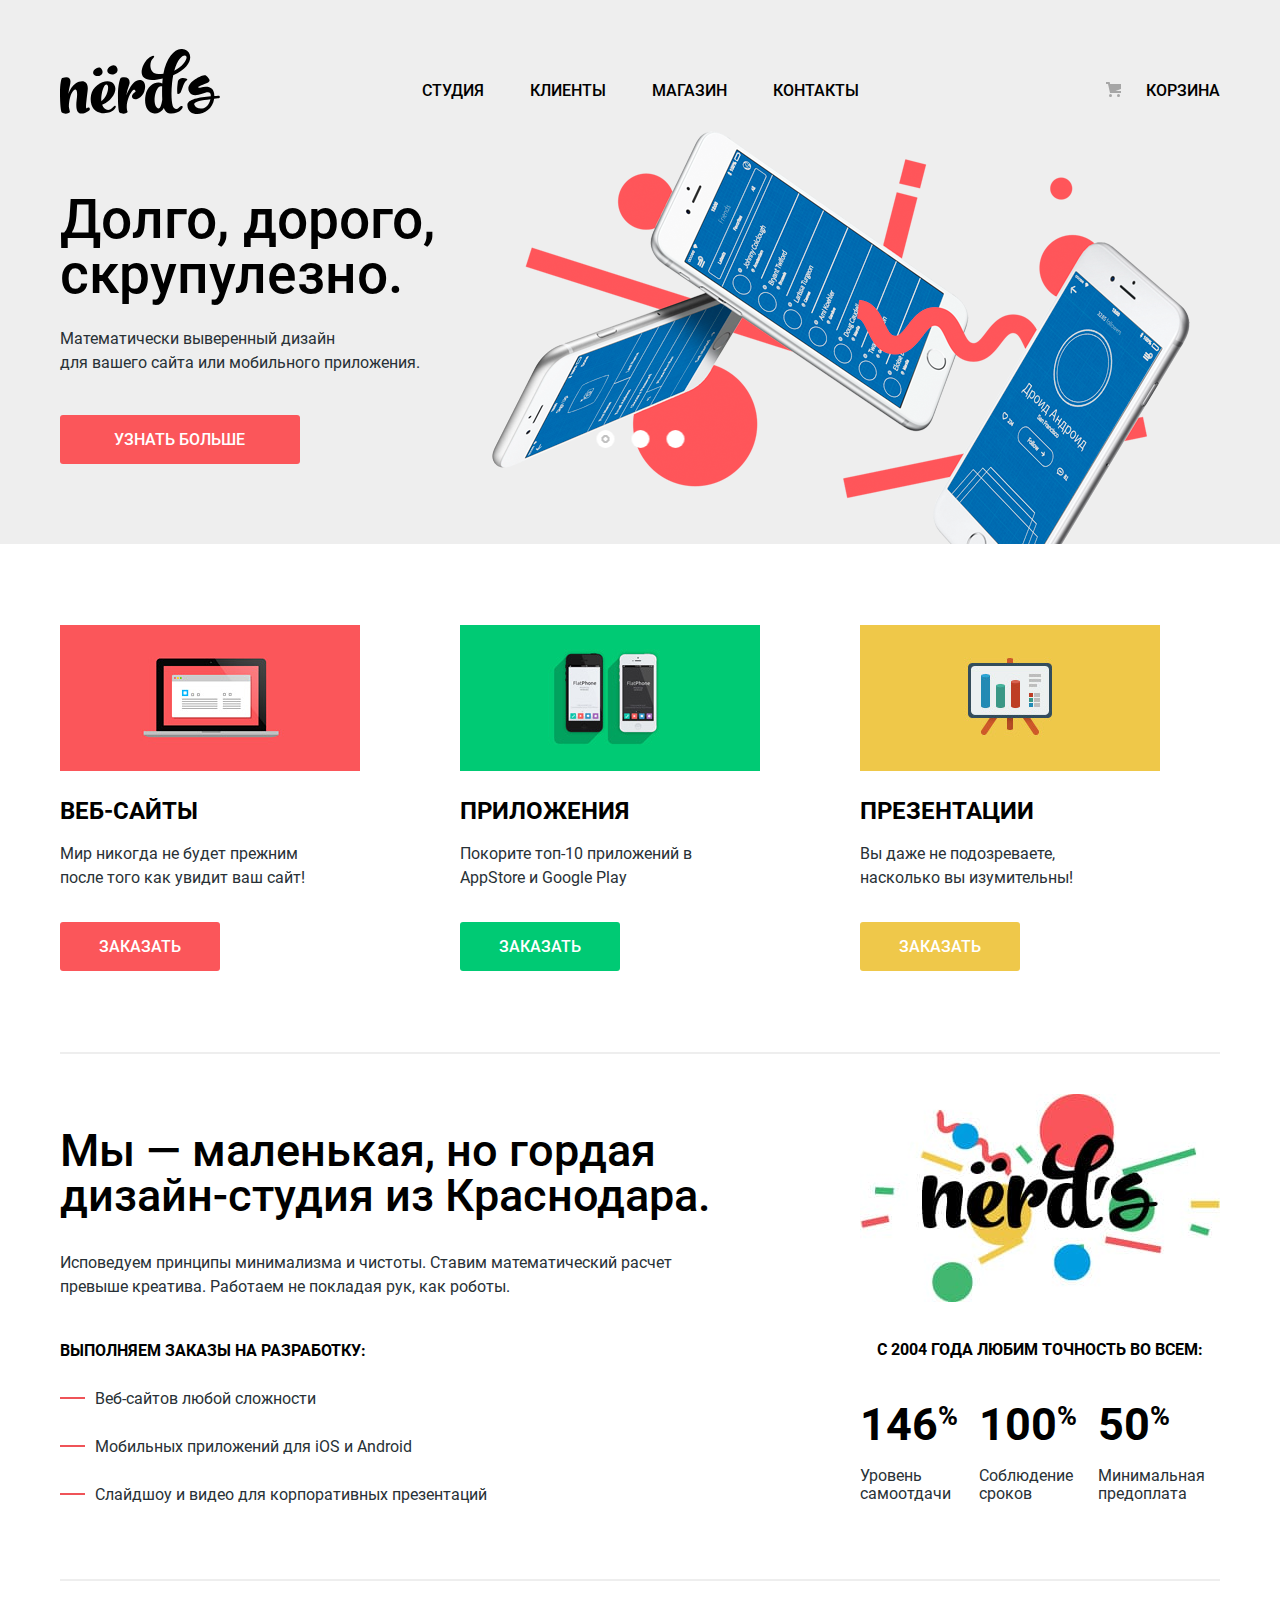
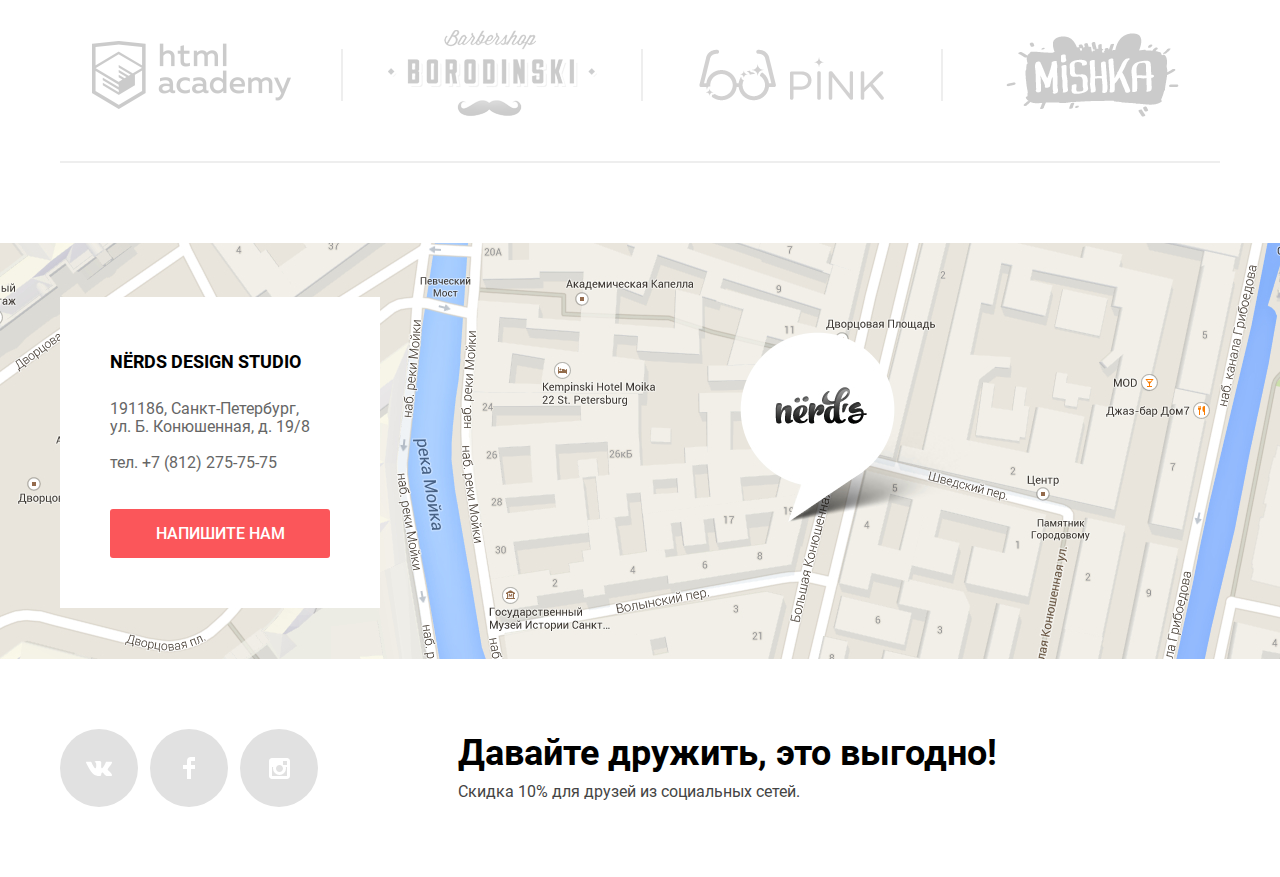
<file: index.html>
<!DOCTYPE html>
<html lang="ru">
  <head>
    <meta charset="utf-8">
    <title>HTML Academy: Нёрдс</title>
    <link rel="stylesheet" href="css/normalize.min.css">
    <link rel="stylesheet" href="css/style.min.css">
  </head>
  <body>
    <h1 class="visually-hidden">Дизайн-студия Nerds</h1>

    <header class="header">
      <div class="container header__container">
        <a class="logo header__logo">
          <img src="img/svg/logo.svg" alt="Логотип дизайн-студии Nerds" class="logo__img" width="160" height="65">
        </a>
      
        <nav class="nav header__nav">
          <ul class="nav-list">
            <li class="nav-list__item">
              <a href="#0" class="nav-list__link">Студия</a>
            </li>
            <li class="nav-list__item">
              <a href="#0" class="nav-list__link">Клиенты</a>
            </li>
            <li class="nav-list__item">
              <a href="catalog.html" class="nav-list__link">Магазин</a>
            </li>
            <li class="nav-list__item">
              <a href="#0" class="nav-list__link">Контакты</a>
            </li>
          </ul>
        </nav>

        <div class="cart header__cart">
          <a href="#0" class="cart__link">Корзина</a>
        </div>
      </div>
    </header>

    <main class="main">
      <section class="features">
        <h2 class="visually-hidden">Преимущества</h2>

        <input type="radio" name="feature" id="scrupulously" class="features__hide-control visually-hidden" checked>
        <input type="radio" name="feature" id="mathematics" class="features__hide-control visually-hidden">
        <input type="radio" name="feature" id="night-work" class="features__hide-control visually-hidden">

        <ul class="features-list">
          <li class="features-list__item">
            <div class="feature feature--scrupulously">
              <h3 class="feature__title">Долго, дорого, скрупулезно.</h3>
              <p class="feature__text">Математически выверенный дизайн<br>для вашего сайта или мобильного приложения.</p>
              <a href="#0" class="btn btn--red feature__btn">Узнать больше</a>
            </div>
          </li>
          <li class="features-list__item">
            <div class="feature feature--mathematics">
              <h3 class="feature__title">Любим математику, как никто другой</h3>
              <p class="feature__text">Никакого креатива, только математические формулы для расчета идеальных пропорций.</p>
              <a href="#0" class="btn btn--red feature__btn">Узнать больше</a>
            </div>
          </li>
          <li class="features-list__item">
            <div class="feature feature--night-work">
              <h3 class="feature__title">Только ночь, только хардкор</h3>
              <p class="feature__text">Работать днем, как все? Мы против этого. Ближе к полуночи работа только начинается.</p>
              <a href="#0" class="btn btn--red feature__btn">Узнать больше</a>
            </div>
          </li>
        </ul>

        <ul class="slide-controls features__slide-controls">
          <li class="slide-controls__item">
            <label class="slide-controls__btn" for="scrupulously">Первый слайд</label>
          </li>
          <li class="slide-controls__item">
            <label class="slide-controls__btn" for="mathematics">Второй слайд</label>
          </li>
          <li class="slide-controls__item">
            <label class="slide-controls__btn" for="night-work">Третий слайд</label>
          </li>
        </ul>
      </section>

      <div class="container">
        <section class="services">
          <h2 class="visually-hidden">Услуги</h2>
          <ul class="services-list">
            <li class="service services-list__item">
              <img src="img/pictures/services/websites.jpg" class="service__img" alt="Веб-сайты" width="300" height="146">
              <h3 class="service__title">Веб-сайты</h3>
              <p class="service__desc">Мир никогда не будет прежним<br>после того как увидит ваш сайт!</p>
              <a href="#0" class="btn btn--red service__btn">Заказать</a>
            </li>
            <li class="service services-list__item">
              <img src="img/pictures/services/applications.jpg" class="service__img" alt="Приложения" width="300" height="146">
              <h3 class="service__title">Приложения</h3>
              <p class="service__desc">Покорите топ-10 приложений в AppStore и Google Play</p>
              <a href="#0" class="btn btn--green service__btn">Заказать</a>
            </li>
            <li class="service services-list__item">
              <img src="img/pictures/services/presentations.jpg" class="service__img" alt="Презентации" width="300" height="146">
              <h3 class="service__title">Презентации</h3>
              <p class="service__desc">Вы даже не подозреваете,<br>насколько вы изумительны!</p>
              <a href="#0" class="btn btn--yellow service__btn">Заказать</a>
            </li>
          </ul>
        </section>

        <section class="about">
          <h2 class="visually-hidden">О нас</h2>
          <div class="about__text">
            <p class="about__title">Мы — маленькая, но гордая дизайн-студия из Краснодара. </p>
            <p class="about__desc">Исповедуем принципы минимализма и чистоты. Ставим математический расчет превыше креатива. Работаем не покладая рук, как роботы.</p>
            <div class="orders about__orders">
              <p class="orders__title"><b>Выполняем заказы на разработку:</b></p>
              <ul class="orders-list">
                <li class="orders-list__item">Веб-сайтов любой сложности</li>
                <li class="orders-list__item">Мобильных приложений для iOS и Android</li>
                <li class="orders-list__item">Слайдшоу и видео для корпоративных презентаций</li>
              </ul>
            </div>
          </div>
          <div class="performance about__performance">
            <p class="performance__title"><b>С 2004 года любим точность во всем:</b></p>
            <table class="figure-table performance__figure-table">
              <tr class="figure-table__tr">
                <th class="percent figure-table__th">146<sup class="percent__unit">%</sup></th>
                <th class="percent figure-table__th">100<sup class="percent__unit">%</sup></th>
                <th class="percent figure-table__th">50<sup class="percent__unit">%</sup></th>
              </tr>
              <tr class="figure-table__tr">
                <td class="figure-table__td">Уровень самоотдачи</td>
                <td class="figure-table__td">Соблюдение сроков</td>
                <td class="figure-table__td">Минимальная предоплата</td>
              </tr>
            </table>
          </div>
        </section>

        <section class="brands">
          <h2 class="visually-hidden">Брэнды</h2>
          <ul class="brands-list">
            <li class="brand brands-list__item">
              <a href="https://htmlacademy.ru/intensive/htmlcss" class="brand__link" target="_blank">
                <img src="img/pictures/brands/htmlacademy.png" alt="Логотип htmlacademy" class="brand__img" width="199" height="68">
              </a>
            </li>
            <li class="brand brands-list__item">
              <a href="#0" class="brand__link">
                <img src="img/pictures/brands/borodinski.png" alt="Логотип borodinski" class="brand__img" width="209" height="90">
              </a>
            </li>
            <li class="brand brands-list__item">
              <a href="#0" class="brand__link">
                <img src="img/pictures/brands/pink.png" alt="Логотип pink" class="brand__img" width="185" height="52">
              </a>
            </li>
            <li class="brand brands-list__item">
              <a href="#0" class="brand__link">
                <img src="img/pictures/brands/mishka.png" alt="Логотип mishka" class="brand__img" width="173" height="84">
              </a>
            </li>
          </ul>
        </section>
      </div>
    </main>

    <footer class="footer">
      <section class="map footer__map">
        <h2 class="visually-hidden">Как нас найти</h2>

        <div id="map" class="map__container"></div>

        <div class="container">
          <section class="contacts map__contacts">
            <h3 class="contacts__title">NЁRDS DESIGN STUDIO</h3>
            <address class="contacts__address">191186, Санкт-Петербург,<br>ул. Б. Конюшенная, д. 19/8</address>
            <a href="tel:+78122757575" class="contacts__phone">тел. +7 (812) 275-75-75</a>
            <a href="#modal" class="btn btn--red contacts__btn" id="feedback">Напишите нам</a>
          </section>
        </div>
      </section>
      <div class="footer__bottom">
        <div class="container footer__container">
          <ul class="socials footer__socials">
            <li class="socials__item">
              <a href="#0" class="socials__link socials__link--vk">Вконтакте</a>
            </li>
            <li class="socials__item">
              <a href="#0" class="socials__link socials__link--fb">Фейсбук</a>
            </li>
            <li class="socials__item">
              <a href="#0" class="socials__link socials__link--in">Инстаграм</a>
            </li>
          </ul>
    
          <p class="appeal footer__appeal">
            <b class="appeal__title">Давайте дружить, это выгодно!</b>
            Скидка 10% для друзей из социальных сетей.
          </p>
        </div>
      </div>
    </footer>

    <section class="modal" id="modal">
      <div class="modal__content">
        <h2 class="modal__title">Напишите нам</h2>
        <form action="https://echo.htmlacademy.ru" class="form modal__form" method="POST">
          <div class="form__wrapper">
            <div class="ipt form__field">
              <label for="request-name" class="ipt__label">Ваше имя:</label>
              <input type="text" name="fio" id="request-name" class="ipt__field" value="" placeholder="Имя Фамилия">
            </div>
            <div class="ipt form__field">
              <label for="request-email" class="ipt__label">Ваш e-mail:</label>
              <input type="email" name="email" id="request-email" class="ipt__field" value="" placeholder="email@example.com">
            </div>
          </div>
          <div class="ipt ipt--textarea form__field">
            <label for="request-text" class="ipt__label">Текст письма:</label>
            <textarea name="text" id="request-text" class="ipt__field" placeholder="В свободной форме"></textarea>
          </div>
          <button type="submit" class="btn btn--red form__btn">Отправить</button>
        </form>
        <button type="button" class="close modal__close">Закрыть</button>
      </div>
    </section>

    <script src="https://api-maps.yandex.ru/2.1/?lang=ru_RU"></script>
    <script src="js/index.min.js"></script>
  </body>
</html>
</file>
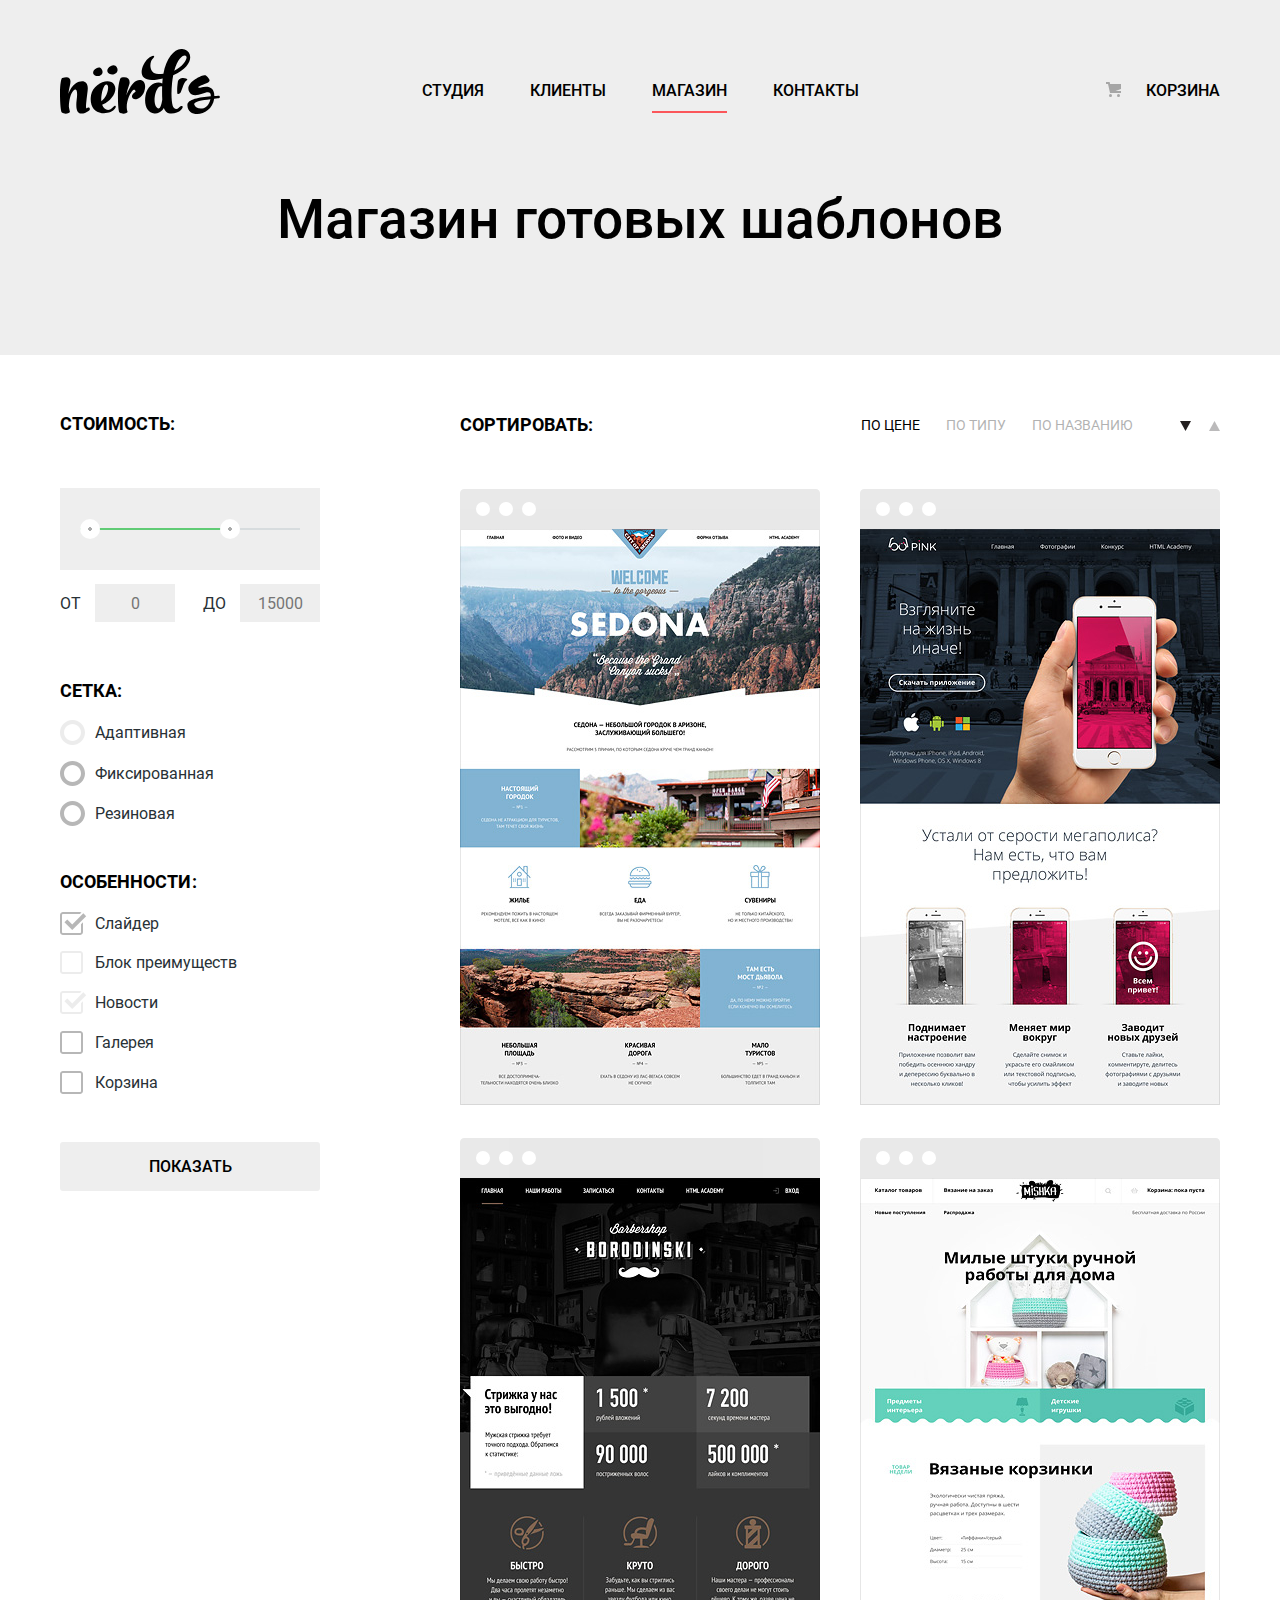
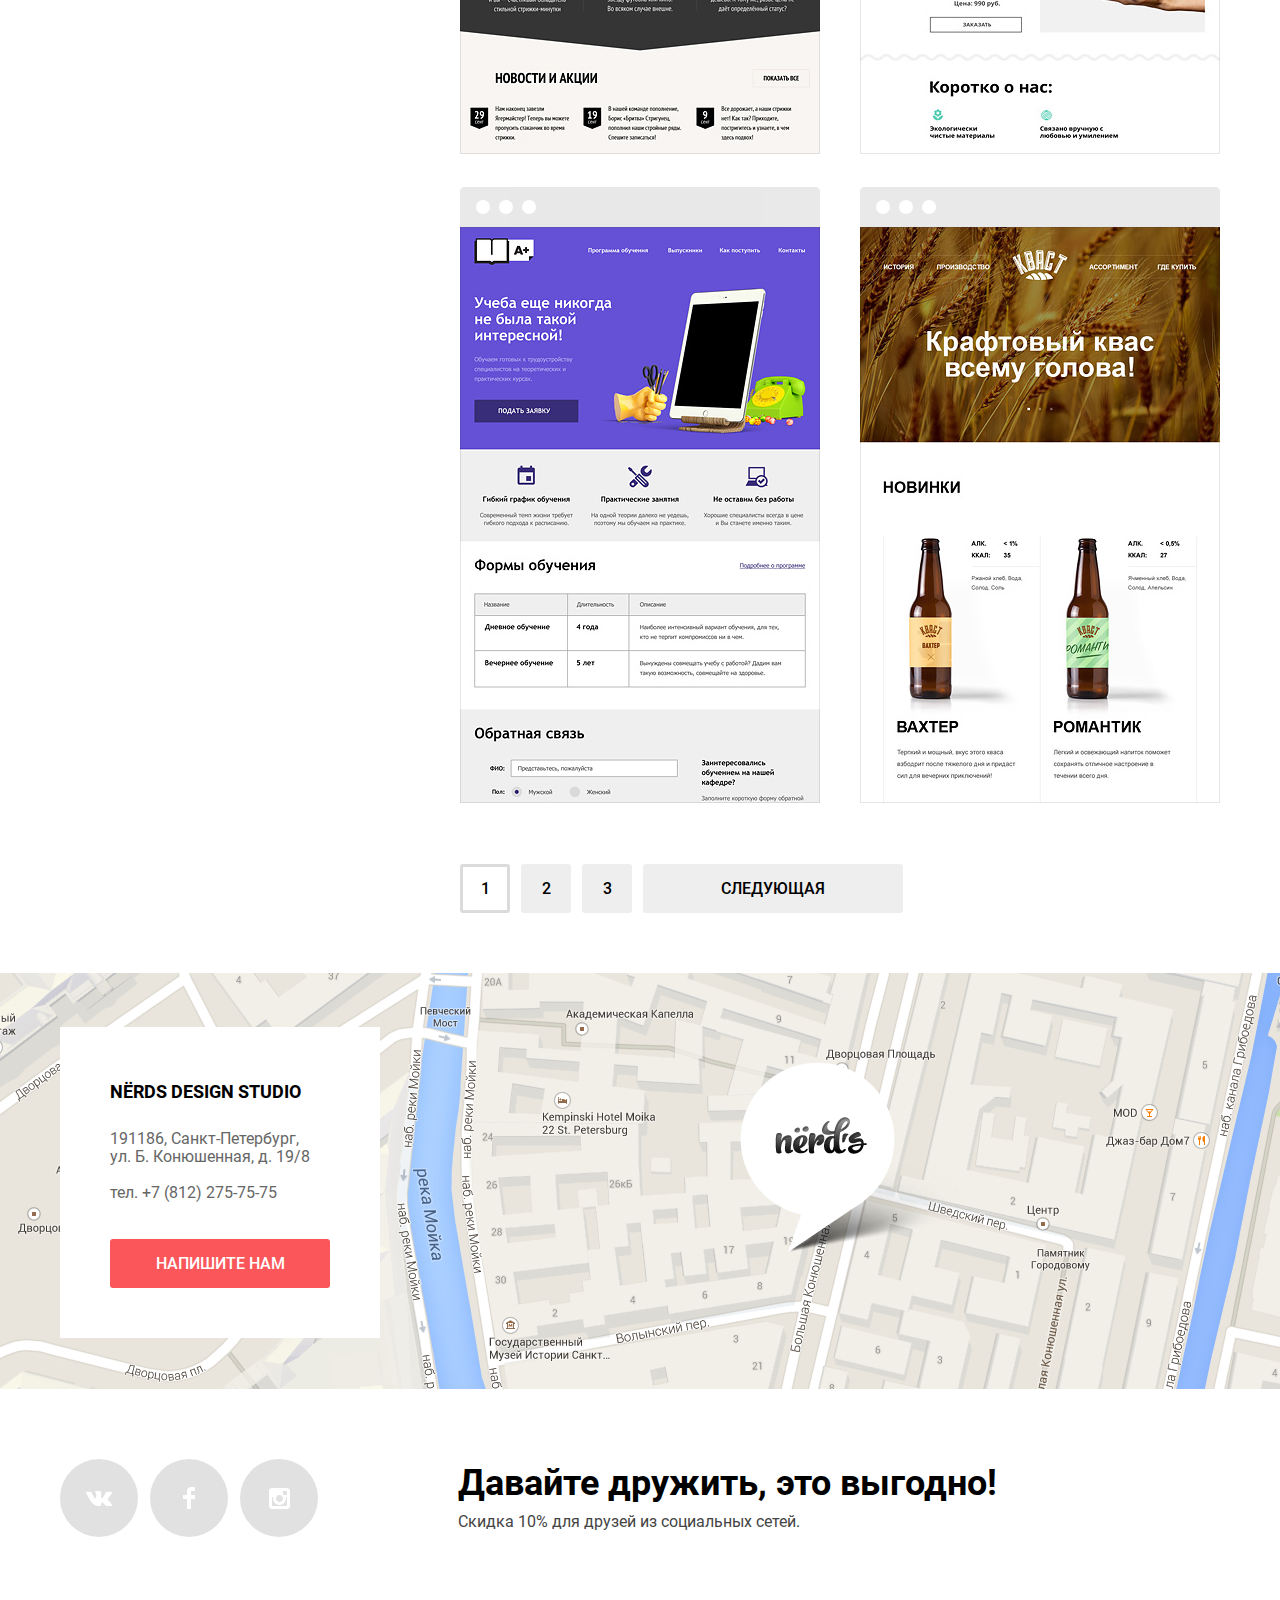
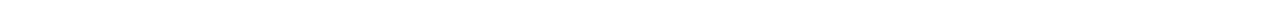
<file: catalog.html>
<!DOCTYPE html>
<html lang="ru">
  <head>
    <meta charset="utf-8">
    <title>HTML Academy: Нёрдс</title>
    <link rel="stylesheet" href="css/normalize.min.css">
    <link rel="stylesheet" href="css/style.min.css">
  </head>
  <body>
    <header class="header">
      <div class="container header__container">
        <a href="index.html" class="logo header__logo">
          <img src="img/svg/logo.svg" alt="Логотип дизайн-студии Nerds" class="logo__img" width="160" height="65">
        </a>
        
        <nav class="nav header__nav">
          <ul class="nav-list">
            <li class="nav-list__item">
              <a href="#0" class="nav-list__link">Студия</a>
            </li>
            <li class="nav-list__item">
              <a href="#0" class="nav-list__link">Клиенты</a>
            </li>
            <li class="nav-list__item nav-list__item--current">
              <a class="nav-list__link">Магазин</a>
            </li>
            <li class="nav-list__item">
              <a href="#0" class="nav-list__link">Контакты</a>
            </li>
          </ul>
        </nav>

        <div class="cart header__cart">
          <a href="#0" class="cart__link">Корзина</a>
        </div>
      </div>

      <h1 class="title header__title">Магазин готовых шаблонов</h1>
    </header>

    <main class="container">
      <div class="wrapper">
        <section class="filter wrapper__filter">
          <h2 class="visually-hidden">Фильтр</h2>
          <form action="/" class="search-form" method="GET">
            <fieldset class="fieldset search-form__fieldset">
              <legend class="fieldset__legend fieldset__legend--price">Стоимость:</legend>
              <div class="gamut">
                <div class="range-slider gamut__range-slider">
                  <div class="range-slider__wrapper">
                    <div class="range-slider__line"></div>
                    <button type="button" class="range-slider__btn">от</button>
                    <button type="button" class="range-slider__btn">до</button>
                  </div>
                </div>
                <div class="range-fields gamut__range-fields">
                  <label class="range-field range-fields__item">от
                    <input type="number" class="range-field__input" placeholder="0">
                  </label>
                  <label class="range-field range-fields__item">до
                    <input type="number" class="range-field__input" placeholder="15000">
                  </label>
                </div>
              </div>
            </fieldset>
            <fieldset class="fieldset search-form__fieldset">
              <legend class="fieldset__legend">Сетка:</legend>
              <ul class="input-list">
                <li class="input-list__item">
                  <label class="radio">
                    <input class="radio__input visually-hidden" type="radio" name="grid" value="adaptive" disabled>
                    <span class="radio__box"></span>
                    Адаптивная
                  </label>
                </li>
                <li class="input-list__item">
                  <label class="radio">
                    <input class="radio__input visually-hidden" type="radio" name="grid" value="fixed">
                    <span class="radio__box"></span>
                    Фиксированная
                  </label>
                </li>
                <li class="input-list__item">
                  <label class="radio">
                    <input class="radio__input visually-hidden" type="radio" name="grid" value="rubber">
                    <span class="radio__box"></span>
                    Резиновая
                  </label>
                </li>
              </ul>
            </fieldset>
            <fieldset class="fieldset search-form__fieldset">
              <legend class="fieldset__legend">Особенности:</legend>
              <ul class="input-list">
                <li class="input-list__item">
                  <label class="check">
                    <input class="check__input visually-hidden" type="checkbox" name="block" value="slider" checked>
                    <span class="check__box"></span>
                    Слайдер
                  </label>
                </li>
                <li class="input-list__item">
                  <label class="check">
                    <input class="check__input visually-hidden" type="checkbox" name="block" value="advantages" disabled>
                    <span class="check__box"></span>
                    Блок преимуществ
                  </label>
                </li>
                <li class="input-list__item">
                  <label class="check">
                    <input class="check__input visually-hidden" type="checkbox" name="block" value="news" checked disabled>
                    <span class="check__box"></span>
                    Новости
                  </label>
                </li>
                <li class="input-list__item">
                  <label class="check">
                    <input class="check__input visually-hidden" type="checkbox" name="block" value="gallery">
                    <span class="check__box"></span>
                    Галерея
                  </label>
                </li>
                <li class="input-list__item">
                  <label class="check">
                    <input class="check__input visually-hidden" type="checkbox" name="block" value="cart">
                    <span class="check__box"></span>
                    Корзина
                  </label>
                </li>
              </ul>
            </fieldset>
            <button type="submit" class="btn btn--gray search-form__btn">Показать</button>
          </form>
        </section>
        <section class="wrapper__content">
          <h2 class="visually-hidden">Список сайтов</h2>
          <section class="sorting">
            <h3 class="sorting__title">Сортировать:</h3>
            <ul class="parameters sorting__parameters">
              <li class="parameters__item">
                <a href="#0" class="parameters__link parameters__link--active">По цене</a>
              </li>
              <li class="parameters__item">
                <a href="#0" class="parameters__link">По типу</a>
              </li>
              <li class="parameters__item">
                <a href="#0" class="parameters__link">По названию</a>
              </li>
            </ul>
            <ul class="order-list sorting__order-list">
              <li class="order-list__item">
                <a href="#0" class="order-list__link order-list__link--active">
                  <span class="visually-hidden">по убыванию</span>
                </a>
              </li>
              <li class="order-list__item">
                <a href="#0" class="order-list__link order-list__link--up">
                  <span class="visually-hidden">по возрастанию</span>
                </a>
              </li>
            </ul>
          </section>
          <ul class="products">
            <li class="product products__item">
              <div class="product__wrapper">
                <img src="img/pictures/products/sedona.jpg" alt="Превью Sedona" class="product__img" width="360" height="576">
                <div class="product__detail">
                  <h3 class="product__title">
                    <a href="#0" class="product__link">Sedona</a>
                  </h3>
                  <p class="product__desc">Информационный сайт<br>для туристов</p>
                  <button type="button" class="btn btn--red product__btn">9 900 руб.</button>
                </div>
              </div>
            </li>
            <li class="product products__item">
              <div class="product__wrapper">
                <img src="img/pictures/products/pink.jpg" alt="Превью Pink App" class="product__img" width="360" height="576">
                <div class="product__detail">
                  <h3 class="product__title">
                    <a href="#0" class="product__link">Pink App</a>
                  </h3>
                  <p class="product__desc">Продуктовый лендинг приложения для iOS и Android</p>
                  <button type="button" class="btn btn--red product__btn">9 900 руб.</button>
                </div>
              </div>
            </li>
            <li class="product products__item">
              <div class="product__wrapper">
                <img src="img/pictures/products/barbershop.jpg" alt="Превью Barbershop" class="product__img" width="360" height="576">
                <div class="product__detail">
                  <h3 class="product__title">
                    <a href="#0" class="product__link">Barbershop</a>
                  </h3>
                  <p class="product__desc">Сайт салона красоты.<br>Для мужчин, да.</p>
                  <button type="button" class="btn btn--red product__btn">9 900 руб.</button>
                </div>
              </div>
            </li>
            <li class="product products__item">
              <div class="product__wrapper">
                <img src="img/pictures/products/mishka.jpg" alt="Превью MISHKA" class="product__img" width="360" height="576">
                <div class="product__detail">
                  <h3 class="product__title">
                    <a href="#0" class="product__link">MISHKA</a>
                  </h3>
                  <p class="product__desc">Интернет-магазин<br>вязаных игрушек</p>
                  <button type="button" class="btn btn--red product__btn">9 900 руб.</button>
                </div>
              </div>
            </li>
            <li class="product products__item">
              <div class="product__wrapper">
                <img src="img/pictures/products/aplus.jpg" alt="Превью A Plus" class="product__img" width="360" height="576">
                <div class="product__detail">
                  <h3 class="product__title">
                    <a href="#0" class="product__link">A Plus</a>
                  </h3>
                  <p class="product__desc">Лендинг курсов повышения квалификации</p>
                  <button type="button" class="btn btn--red product__btn">9 900 руб.</button>
                </div>
              </div>
            </li>
            <li class="product products__item">
              <div class="product__wrapper">
                <img src="img/pictures/products/kvast.jpg" alt="Превью КВАСТ" class="product__img" width="360" height="576">
                <div class="product__detail">
                  <h3 class="product__title">
                    <a href="#0" class="product__link">КВАСТ</a>
                  </h3>
                  <p class="product__desc">Промо-сайт производителя крафтового кваса</p>
                  <button type="button" class="btn btn--red product__btn">9 900 руб.</button>
                </div>
              </div>
            </li>
          </ul>
          <ul class="pagination">
            <li class="pagination__item">
              <a href="#0" class="btn pagination__btn pagination__btn--active">1</a>
            </li>
            <li class="pagination__item">
              <a href="#0" class="btn pagination__btn">2</a>
            </li>
            <li class="pagination__item">
              <a href="#0" class="btn pagination__btn">3</a>
            </li>
            <li class="pagination__item">
              <a href="#0" class="btn pagination__btn pagination__btn--next">следующая</a>
            </li>
          </ul>
        </section>
      </div>
    </main>

    <footer class="footer">
      <section class="map footer__map">
        <h2 class="visually-hidden">Как нас найти</h2>

        <div id="map" class="map__container"></div>

        <div class="container">
          <section class="contacts map__contacts">
            <h3 class="contacts__title">NЁRDS DESIGN STUDIO</h3>
            <address class="contacts__address">191186, Санкт-Петербург,<br>ул. Б. Конюшенная, д. 19/8</address>
            <a href="tel:+78122757575" class="contacts__phone">тел. +7 (812) 275-75-75</a>
            <a href="#modal" class="btn btn--red contacts__btn" id="feedback">Напишите нам</a>
          </section>
        </div>
      </section>
      <div class="footer__bottom">
        <div class="container footer__container">
          <ul class="socials footer__socials">
            <li class="socials__item">
              <a href="#0" class="socials__link socials__link--vk">Вконтакте</a>
            </li>
            <li class="socials__item">
              <a href="#0" class="socials__link socials__link--fb">Фейсбук</a>
            </li>
            <li class="socials__item">
              <a href="#0" class="socials__link socials__link--in">Инстаграм</a>
            </li>
          </ul>
    
          <p class="appeal footer__appeal">
            <b class="appeal__title">Давайте дружить, это выгодно!</b>
            Скидка 10% для друзей из социальных сетей.
          </p>
        </div>
      </div>
    </footer>

    <section class="modal" id="modal">
      <div class="modal__content">
        <h2 class="modal__title">Напишите нам</h2>
        <form action="https://echo.htmlacademy.ru" class="form modal__form" method="POST">
          <div class="form__wrapper">
            <div class="ipt form__field">
              <label for="request-name" class="ipt__label">Ваше имя:</label>
              <input type="text" name="fio" id="request-name" class="ipt__field" value="" placeholder="Имя Фамилия">
            </div>
            <div class="ipt form__field">
              <label for="request-email" class="ipt__label">Ваш e-mail:</label>
              <input type="email" name="email" id="request-email" class="ipt__field" value="" placeholder="email@example.com">
            </div>
          </div>
          <div class="ipt ipt--textarea form__field">
            <label for="request-text" class="ipt__label">Текст письма:</label>
            <textarea name="text" id="request-text" class="ipt__field" placeholder="В свободной форме"></textarea>
          </div>
          <button type="submit" class="btn btn--red form__btn">Отправить</button>
        </form>
        <button type="button" class="close modal__close">Закрыть</button>
      </div>
    </section>

    <script src="https://api-maps.yandex.ru/2.1/?lang=ru_RU"></script>
    <script src="js/index.min.js"></script>
  </body>
</html>
</file>
<file: css/style.min.css>
@font-face{font-weight:400;font-family:Roboto;src:url(../fonts/roboto.woff2) format("woff2"),url(../fonts/roboto.woff) format("woff")}@font-face{font-weight:500;font-family:Roboto;src:url(../fonts/robotomedium.woff2) format("woff2"),url(../fonts/robotomedium.woff) format("woff")}@font-face{font-weight:700;font-family:Roboto;src:url(../fonts/robotobold.woff2) format("woff2"),url(../fonts/robotobold.woff) format("woff")}*,::after,::before{-webkit-box-sizing:inherit;box-sizing:inherit}html{-webkit-box-sizing:border-box;box-sizing:border-box}body{min-width:1200px;margin:0;font-weight:400;font-size:16px;line-height:24px;font-family:Roboto,Arial,sans-serif;color:#283136;background-color:#fff}img{max-width:100%;height:auto}a{text-decoration:none}.visually-hidden:not(:focus):not(:active),input[type=checkbox].visually-hidden,input[type=radio].visually-hidden{position:absolute;width:1px;height:1px;margin:-1px;padding:0;overflow:hidden;white-space:nowrap;border:0;clip:rect(0 0 0 0);-webkit-clip-path:inset(100%);clip-path:inset(100%)}.container{max-width:1200px;margin:0 auto;padding-right:20px;padding-left:20px}.btn{display:inline-block;min-width:160px;padding:16px 30px;font:inherit;font-weight:500;line-height:17px;vertical-align:middle;text-align:center;color:#000;text-transform:uppercase;background-color:#eee;border:none;border-radius:3px;cursor:pointer;-webkit-transition:all .3s;transition:all .3s}.btn:focus,.btn:hover{background-color:#dfdfdf}.btn:active{color:rgba(0,0,0,.3);background-color:#d5d5d5;-webkit-box-shadow:inset 0 3px 0 rgba(0,1,1,.1);box-shadow:inset 0 3px 0 rgba(0,1,1,.1)}.btn--red{color:#fff;background-color:#fb565a}.btn--red:focus,.btn--red:hover{background-color:#e74246}.btn--red:active{color:rgba(255,255,255,.3);background-color:#d7373b}.btn--green{color:#fff;background-color:#00ca74}.btn--green:focus,.btn--green:hover{background-color:#00bc6c}.btn--green:active{color:rgba(255,255,255,.3);background-color:#00aa62}.btn--yellow{color:#fff;background-color:#efc84a}.btn--yellow:focus,.btn--yellow:hover{background-color:#eab534}.btn--yellow:active{color:rgba(255,255,255,.3);background-color:#e5a722}.close{width:21px;height:21px;font-size:0;background-image:url(../img/svg/close-cross.svg);background-repeat:no-repeat;background-position:center;background-size:contain;background-color:transparent;border:none;opacity:.2;cursor:pointer;-webkit-transition:all .3s;transition:all .3s}.close:focus,.close:hover{opacity:1}.close:active{opacity:.1}.title{margin-top:0;margin-bottom:0;padding-top:78px;padding-bottom:108px;font-weight:500;font-size:55px;line-height:55px;text-align:center;color:#000}.main{padding-bottom:80px}.header{padding-top:49px;background-color:#eee}.header__container{display:-webkit-box;display:-ms-flexbox;display:flex}.header__cart,.header__nav{margin-top:22px}.header__cart{margin-left:auto}.header__nav{margin-left:179px}.logo__img,.logo__link{display:block}.logo__link{-webkit-transition:all .3s;transition:all .3s}.logo__link[href]:focus,.logo__link[href]:hover{opacity:.8}.logo__link[href]:active{opacity:.3}.check,.radio{display:inline-block;vertical-align:middle;padding-left:35px;line-height:24px;cursor:pointer}.radio{line-height:25px}.check__box,.radio__box{position:absolute;width:27px;height:23px;margin-left:-35px;background-image:url(../img/svg/checkbox-off.svg);background-repeat:no-repeat;opacity:.4;-webkit-transition:opacity .3s;transition:opacity .3s}.radio__box{width:25px;height:25px;background-image:url(../img/svg/radio-off.svg)}.check__input:checked+.check__box{background-image:url(../img/svg/checkbox-on.svg)}.radio__input:checked+.radio__box{background-image:url(../img/svg/radio-on.svg)}.check:hover .check__box,.check__input:focus+.check__box,.radio:hover .radio__box,.radio__input:focus+.radio__box{opacity:1}.check__input:checked:disabled+.check__box,.check__input:disabled+.check__box,.radio__input:checked:disabled+.radio__box,.radio__input:disabled+.radio__box{opacity:.1}.cart,.nav{font-weight:500;line-height:30px;color:#000;text-transform:uppercase}.nav-list{display:-webkit-box;display:-ms-flexbox;display:flex;-ms-flex-wrap:wrap;flex-wrap:wrap;max-width:500px;margin:0;padding-left:0;-webkit-box-pack:center;-ms-flex-pack:center;justify-content:center;list-style:none}.nav-list__item{margin-right:23px;margin-left:23px}.cart,.nav-list__item{border-bottom:2px solid transparent}.cart--current,.nav-list__item--current{border-color:#fb565a}.cart__link,.nav-list__link{display:inline-block;vertical-align:middle;padding-top:5px;padding-bottom:5px;color:#000;-webkit-transition:color .3s;transition:color .3s}.cart__link{position:relative;padding-left:40px}.cart__link::before{content:"";position:absolute;top:11px;left:0;display:inline-block;vertical-align:middle;width:15px;height:15px;background-image:url(../img/svg/cart-icon.svg)}.cart__link[href]:focus,.cart__link[href]:hover,.nav-list__link[href]:focus,.nav-list__link[href]:hover{color:#fb565a}.cart__link[href]:active,.nav-list__link[href]:active{color:rgba(0,0,0,.3)}.feature{min-height:430px;padding-top:78px;padding-bottom:78px;background-color:#eee;background-repeat:no-repeat;background-position:right 20px bottom;max-width:1200px;margin:0 auto;padding-right:20px;padding-left:20px;height:100%}.feature--scrupulously{background-image:url(../img/pictures/features/scrupulously.png);background-position:right 50px bottom}.feature--mathematics{background-image:url(../img/pictures/features/mathematics.png)}.feature--night-work{background-image:url(../img/pictures/features/night-work.png)}.feature__title{max-width:523px;margin-top:0;margin-bottom:25px;font-weight:500;font-size:55px;line-height:55px;color:#000}.feature__text{max-width:410px;margin-top:0;margin-bottom:40px}.feature__btn{min-width:240px}.slide-controls{margin:0;padding-left:0;list-style:none;font-size:0;line-height:0;text-align:center}.slide-controls__item{display:inline-block;vertical-align:middle;margin:0 8.5px}.slide-controls__btn{display:inline-block;vertical-align:middle;width:18px;height:18px;background-color:#fff;border-radius:50%;cursor:pointer;will-change:transform}.features__hide-control:nth-of-type(1):checked~.slide-controls .slide-controls__item:nth-of-type(1) .slide-controls__btn,.features__hide-control:nth-of-type(2):checked~.slide-controls .slide-controls__item:nth-of-type(2) .slide-controls__btn,.features__hide-control:nth-of-type(3):checked~.slide-controls .slide-controls__item:nth-of-type(3) .slide-controls__btn{background-image:radial-gradient(#fff 2px,#c2c2c2 2px,#c2c2c2 4px,#fff 4px,#fff 100%)}.features{position:relative;min-height:430px;overflow:hidden;background-color:#eee}.features-list{display:-webkit-box;display:-ms-flexbox;display:flex;width:300%;margin:0;padding-left:0;list-style:none}.features-list__item{display:inline-block;vertical-align:middle;width:33.333333%;visibility:hidden;opacity:0}.features__hide-control:nth-of-type(1):checked~.features-list{-webkit-transform:translateX(0);transform:translateX(0)}.features__hide-control:nth-of-type(2):checked~.features-list{-webkit-transform:translateX(-33.333333%);transform:translateX(-33.333333%)}.features__hide-control:nth-of-type(3):checked~.features-list{-webkit-transform:translateX(-66.666666%);transform:translateX(-66.666666%)}.features__hide-control:nth-of-type(1):checked~.features-list .features-list__item:nth-child(1){visibility:visible;opacity:1}.features__hide-control:nth-of-type(2):checked~.features-list .features-list__item:nth-child(2){visibility:visible;opacity:1}.features__hide-control:nth-of-type(3):checked~.features-list .features-list__item:nth-child(3){visibility:visible;opacity:1}.features__slide-controls{position:absolute;bottom:96px;left:50%;-webkit-transform:translateX(-50%);transform:translateX(-50%)}.about{display:-webkit-box;display:-ms-flexbox;display:flex;-webkit-box-pack:justify;-ms-flex-pack:justify;justify-content:space-between;padding-top:40px;padding-bottom:56px;border-bottom:2px solid #eee}.about__text{max-width:660px;padding-top:34px;margin-right:auto}.about__performance{max-width:360px}.about__title{margin-top:0;margin-bottom:33px;font-weight:500;font-size:45px;line-height:45px;color:#000}.about__desc{margin-top:0;margin-bottom:40px}.orders__title,.performance__title{margin-top:0;margin-bottom:24px;color:#000;text-transform:uppercase}.performance__title{padding-left:17px}.orders-list{margin-top:0;padding-left:0;list-style:none}.orders-list__item{position:relative;margin-bottom:24px;padding-left:35px}.orders-list__item:last-child{margin-bottom:0}.orders-list__item::before{content:"";position:absolute;top:10px;left:0;display:inline-block;vertical-align:middle;width:25px;height:2px;background-color:#ef5358}.performance::before{content:"";display:block;width:100%;height:208px;margin-bottom:36px;background-image:url(../img/pictures/performance-bg.jpg);background-repeat:no-repeat;background-size:contain}.figure-table{border-collapse:collapse;text-align:left}.figure-table__th{width:29%;padding:0}.figure-table__td{width:29%;padding:3px 0 0;line-height:18px}.percent{font-size:45px;line-height:78px;color:#000}.percent__unit{top:-.55em;font-size:60%}.brands{padding-top:49px;padding-bottom:41px;border-bottom:2px solid #eee}.brands-list{margin-top:0;margin-bottom:-30px;padding-left:0;list-style:none}.brands-list__item{display:inline-block;vertical-align:middle;margin-left:32px;margin-bottom:30px}.brands-list__item:nth-child(3){margin-left:26px}.brands-list__item:nth-child(4){margin-left:39px}.brands-list__item::before{content:"";display:inline-block;vertical-align:middle;width:2px;height:52px;margin-left:14px;margin-right:41px;background-color:#eee}.brands-list__item:nth-child(4n+1)::before{content:none}.brands-list__item:nth-child(3)::before{margin-right:52px}.brands-list__item:nth-child(4)::before{margin-right:59px}.brand__link{display:inline-block;vertical-align:middle;line-height:0;opacity:.2;-webkit-transition:all .3s;transition:all .3s}.brand__link:focus,.brand__link:hover{opacity:1}.brand__link:active{opacity:.1}.brand__img{pointer-events:none}.services{padding-top:81px;padding-bottom:81px;border-bottom:2px solid #eee}.services-list{display:-webkit-box;display:-ms-flexbox;display:flex;-ms-flex-wrap:wrap;flex-wrap:wrap;margin-top:0;margin-bottom:-80px;margin-left:-100px;padding-left:0;list-style:none}.services-list__item{max-width:300px;margin-bottom:80px;margin-left:100px}.service__img{margin-bottom:18px}.service__title{margin-top:0;margin-bottom:16px;font-size:24px;line-height:30px;color:#000;text-transform:uppercase}.service__desc{margin-top:0;margin-bottom:32px}.wrapper{display:-webkit-box;display:-ms-flexbox;display:flex;padding-top:60px;padding-bottom:60px}.wrapper__filter{width:260px}.wrapper__content{-webkit-box-flex:1;-ms-flex:1;flex:1;margin-left:140px}.fieldset{margin:0;padding:0;border:none}.fieldset__legend{margin-bottom:20px;font-weight:700;font-size:18px;line-height:18px;color:#000;text-transform:uppercase;letter-spacing:.05px}.fieldset__legend--price{margin-bottom:55px}.search-form__fieldset{margin-bottom:47px}.search-form__fieldset:first-child{margin-bottom:60px}.search-form__btn{width:100%}.map{position:relative;background-color:#b5b5b5;background-image:url(../img/pictures/map.jpg);background-repeat:no-repeat;background-position:center;background-size:cover;height:416px}.map__container{width:100%;height:100%}.contacts{padding:50px;background-color:#fff}.map__contacts{position:absolute;top:54px;max-width:320px}.contacts__title{margin-top:0;margin-bottom:23px;font-size:18px;line-height:30px;color:#000;text-transform:uppercase}.contacts__address,.contacts__phone{font-style:normal;line-height:18px;color:#666}.contacts__address{margin-bottom:15px}.contacts__btn{width:100%;margin-top:34px}.gamut__range-slider{margin-bottom:14px}.range-slider{padding:40px 20px;background-color:#eee}.range-slider__wrapper{position:relative;height:2px;background-color:#d7dcde}.range-slider__line{width:152px;height:2px;background-color:#60cb75}.range-slider__btn{position:absolute;top:50%;width:20px;height:20px;font-size:0;background-color:#fff;background-image:radial-gradient(#aaabab 2px,#fff 2px,#fff 100%);border:none;border-radius:50%;-webkit-transform:translateY(-50%);transform:translateY(-50%);cursor:pointer}.range-slider__btn:last-child{margin-left:140px}.range-fields{display:-webkit-box;display:-ms-flexbox;display:flex;-webkit-box-pack:justify;-ms-flex-pack:justify;justify-content:space-between}.range-fields__item{-webkit-box-flex:0;-ms-flex:none;flex:none}.range-field{text-transform:uppercase}.range-field__input{width:80px;height:38px;margin-left:10px;padding:0 10px;font:inherit;text-align:center;background-color:#eee;border:none}.range-field__input::-webkit-inner-spin-button,.range-field__input::-webkit-outer-spin-button{margin:0;-webkit-appearance:none;appearance:none}.input-list{margin:0;padding-left:0;list-style:none}.input-list__item+.input-list__item{margin-top:15px}.sorting{display:-webkit-box;display:-ms-flexbox;display:flex;-webkit-box-pack:justify;-ms-flex-pack:justify;justify-content:space-between;-webkit-box-align:center;-ms-flex-align:center;align-items:center;margin-bottom:55px;line-height:18px;text-transform:uppercase}.sorting__title{margin-top:0;margin-bottom:0;font-size:18px;line-height:18px;color:#000}.order-list,.parameters{display:-webkit-box;display:-ms-flexbox;display:flex;margin:0;padding-left:0;list-style:none;font-size:14px}.parameters{margin-left:auto}.sorting__order-list{margin-left:46px;line-height:14px}.parameters__item+.parameters__item{margin-left:26px}.order-list__item+.order-list__item{margin-left:17px}.order-list__link,.parameters__link{line-height:18px;color:#000;display:inline-block;vertical-align:middle;opacity:.3;-webkit-transition:all .3s;transition:all .3s}.order-list__link{width:12px;height:12px;background-image:url(../img/svg/icon-down-dir.svg);background-repeat:no-repeat;background-position:center}.order-list__link--up{background-image:url(../img/svg/icon-up-dir.svg)}.order-list__link:focus,.order-list__link:hover,.parameters__link:focus,.parameters__link:hover{opacity:.6}.order-list__link--active,.order-list__link--active:focus,.order-list__link--active:hover,.order-list__link:active,.parameters__link--active,.parameters__link--active:focus,.parameters__link--active:hover,.parameters__link:active{opacity:1}.products{display:-webkit-box;display:-ms-flexbox;display:flex;-ms-flex-wrap:wrap;flex-wrap:wrap;-webkit-box-pack:justify;-ms-flex-pack:justify;justify-content:space-between;margin-top:0;margin-bottom:28px;padding-left:0;list-style:none}.products__item{max-width:360px;margin-bottom:33px}.product{position:relative;overflow:hidden;border-top-left-radius:3px;border-top-right-radius:3px;-webkit-transition:all .3s;transition:all .3s}.product:hover{-webkit-box-shadow:0 6px 15px rgba(0,1,1,.25);box-shadow:0 6px 15px rgba(0,1,1,.25)}.product::before{content:"";position:relative;z-index:0;display:block;width:100%;height:40px;background-image:url(../img/svg/browser.svg);background-size:cover;opacity:.12;-webkit-transition:all .3s;transition:all .3s}.product:hover::before{opacity:1}.product__wrapper{position:relative}.product__detail{position:absolute;right:0;bottom:0;left:0;z-index:1;padding:27px 40px 43px;text-align:center;display:-webkit-box;display:-ms-flexbox;display:flex;-webkit-box-orient:vertical;-webkit-box-direction:normal;-ms-flex-direction:column;flex-direction:column;-webkit-box-align:center;-ms-flex-align:center;align-items:center;max-height:100%;background-color:#eee;-webkit-transform:translate3d(0,100%,0);transform:translate3d(0,100%,0);-webkit-transition:all .3s;transition:all .3s}.product:hover .product__detail{-webkit-transform:translate3d(0,0,0);transform:translate3d(0,0,0)}.product__img{display:block}.product__title{margin-top:0;margin-bottom:15px;font-size:18px;line-height:30px;color:#000;text-transform:uppercase}.product__link{color:inherit;-webkit-transition:all .3s;transition:all .3s}.product__link:focus,.product__link:hover{color:#fb565a}.product__link:active{color:rgba(0,0,0,.3)}.product__desc{margin-top:0;margin-bottom:30px;overflow-y:auto;max-height:380px;max-width:240px;line-height:18px;color:#666;word-break:break-word}.product__btn{min-width:200px}.pagination{display:-webkit-box;display:-ms-flexbox;display:flex;margin:0;padding-left:0;list-style:none}.pagination__item+.pagination__item{margin-left:11px}.pagination__btn{min-width:50px;padding:16px 10px}.pagination__btn--next{min-width:260px;padding:16px 30px}.pagination__btn--active,.pagination__btn--active:active,.pagination__btn--active:focus,.pagination__btn--active:hover{padding:13px 10px;color:#000;background-color:#fff;border:3px solid #dbdbdb;-webkit-box-shadow:none;box-shadow:none}.footer__container{display:-webkit-box;display:-ms-flexbox;display:flex}.footer__bottom{padding:70px 0}.footer__appeal{margin-left:140px;padding-top:6px}.appeal{margin-top:0;margin-bottom:0;line-height:22px;color:#444}.appeal__title{display:block;margin-bottom:10px;font-size:36px;line-height:36px;color:#000}.socials{display:-webkit-box;display:-ms-flexbox;display:flex;margin:0;padding-left:0;list-style:none}.socials__item+.socials__item{margin-left:12px}.socials__link{position:relative;display:-webkit-box;display:-ms-flexbox;display:flex;-webkit-box-pack:center;-ms-flex-pack:center;justify-content:center;-webkit-box-align:center;-ms-flex-align:center;align-items:center;width:78px;height:78px;font-size:0;line-height:0;color:#fff;background-color:#e1e1e1;border-radius:50%;-webkit-transition:all .3s;transition:all .3s}.socials__link:focus,.socials__link:hover{background-color:#e74246}.socials__link:active{background-color:#d7373b;-webkit-box-shadow:inset 0 3px 0 rgba(0,1,1,.1);box-shadow:inset 0 3px 0 rgba(0,1,1,.1)}.socials__link::before{content:"";display:block;width:30px;height:30px;background-repeat:no-repeat;background-position:center;-webkit-transition:all .3s;transition:all .3s}.socials__link:active::before{opacity:.3}.socials__link--vk::before{background-image:url(../img/svg/vk-icon.svg)}.socials__link--fb::before{background-image:url(../img/svg/fb-icon.svg)}.socials__link--in::before{background-image:url(../img/svg/insta-icon.svg)}.modal{position:fixed;top:0;left:0;z-index:100;display:none;width:100vw;height:100vh;overflow-y:auto;-webkit-box-orient:vertical;-webkit-box-direction:normal;-ms-flex-direction:column;flex-direction:column}.modal--show,.modal:target{display:-webkit-box;display:-ms-flexbox;display:flex;-webkit-animation:bounceInDown 1s;animation:bounceInDown 1s}@-webkit-keyframes bounceInDown{0%,100%,60%,75%,90%{-webkit-animation-timing-function:cubic-bezier(.215,.61,.355,1);animation-timing-function:cubic-bezier(.215,.61,.355,1)}0%{-webkit-transform:translate3d(0,-3000px,0);transform:translate3d(0,-3000px,0);opacity:0}60%{-webkit-transform:translate3d(0,25px,0);transform:translate3d(0,25px,0);opacity:1}75%{-webkit-transform:translate3d(0,-10px,0);transform:translate3d(0,-10px,0)}90%{-webkit-transform:translate3d(0,5px,0);transform:translate3d(0,5px,0)}100%{-webkit-transform:translate3d(0,0,0);transform:translate3d(0,0,0)}}@keyframes bounceInDown{0%,100%,60%,75%,90%{-webkit-animation-timing-function:cubic-bezier(.215,.61,.355,1);animation-timing-function:cubic-bezier(.215,.61,.355,1)}0%{-webkit-transform:translate3d(0,-3000px,0);transform:translate3d(0,-3000px,0);opacity:0}60%{-webkit-transform:translate3d(0,25px,0);transform:translate3d(0,25px,0);opacity:1}75%{-webkit-transform:translate3d(0,-10px,0);transform:translate3d(0,-10px,0)}90%{-webkit-transform:translate3d(0,5px,0);transform:translate3d(0,5px,0)}100%{-webkit-transform:translate3d(0,0,0);transform:translate3d(0,0,0)}}.modal--error{-webkit-animation:shake 1s;animation:shake 1s}@-webkit-keyframes shake{from,to{-webkit-transform:translate3d(0,0,0);transform:translate3d(0,0,0)}10%,30%,50%,70%,90%{-webkit-transform:translate3d(-10px,0,0);transform:translate3d(-10px,0,0)}20%,40%,60%,80%{-webkit-transform:translate3d(10px,0,0);transform:translate3d(10px,0,0)}}@keyframes shake{from,to{-webkit-transform:translate3d(0,0,0);transform:translate3d(0,0,0)}10%,30%,50%,70%,90%{-webkit-transform:translate3d(-10px,0,0);transform:translate3d(-10px,0,0)}20%,40%,60%,80%{-webkit-transform:translate3d(10px,0,0);transform:translate3d(10px,0,0)}}.modal__content{position:relative;width:960px;margin:auto;-ms-flex-negative:0;flex-shrink:0;padding-top:67px;padding-right:100px;padding-bottom:84px;padding-left:100px;background-color:#fff;-webkit-box-shadow:0 20px 40px rgba(0,1,1,.75);box-shadow:0 20px 40px rgba(0,1,1,.75)}.modal__title{margin-top:0;margin-bottom:40px;font-weight:500;font-size:45px;line-height:45px;color:#000}.modal__close{position:absolute;top:78px;right:90px}.form__wrapper{display:-webkit-box;display:-ms-flexbox;display:flex;margin-bottom:35px}.form__field{-webkit-box-flex:1;-ms-flex:1;flex:1}.form__field+.form__field{margin-left:40px}.form__btn{min-width:260px;margin-top:47px}.ipt__label{display:inline-block;vertical-align:middle;margin-bottom:9px;font-weight:700;line-height:18px;color:#000}.ipt__field{display:block;width:100%;padding:15px 12px 13px;font:inherit;line-height:18px;color:rgb(68,68,68,.5);background-color:#fff;border:2px solid #d7dcde;-webkit-transition:all .3s;transition:all .3s}.ipt--textarea .ipt__field{height:118px;resize:none}.ipt__field:hover{border-color:#b4b9bb}.ipt__field:focus{color:#444;border-color:#000;outline:0}.ipt__field--error,.ipt__field--error:focus,.ipt__field--error:hover{color:#e74246;border-color:#e74246}
</file>
